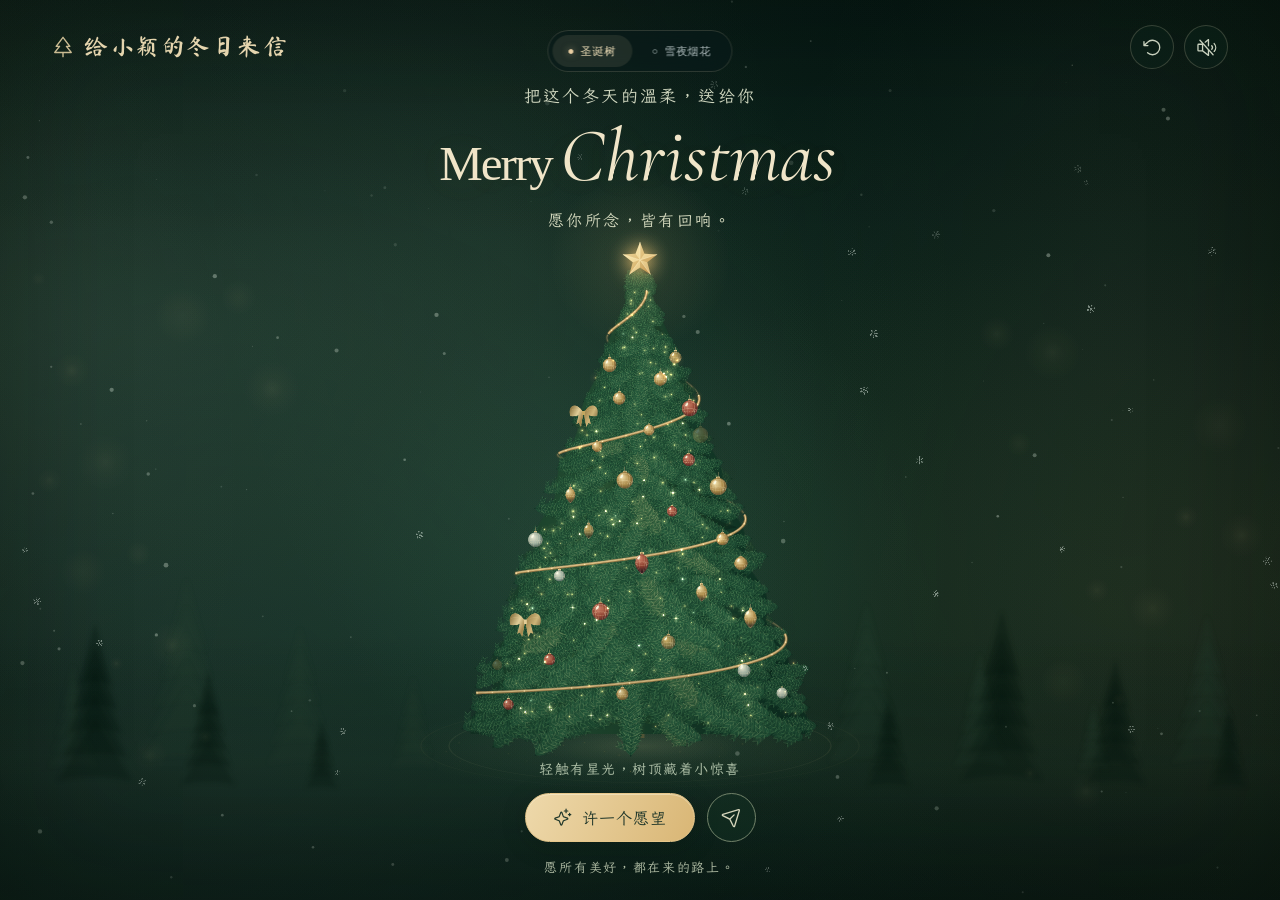
<file: index.html>
<!doctype html>
<html lang="zh-CN">
<head>
  <meta charset="utf-8">
  <meta name="viewport" content="width=device-width, initial-scale=1, viewport-fit=cover">
  <meta name="theme-color" content="#071a15">
  <meta name="description" content="送你一棵藏着星光的圣诞树。轻触、转动，再许一个小小的愿望。">
  <meta property="og:title" content="给小颖的冬日来信">
  <meta property="og:description" content="打开这封冬日来信，收下一点星光。">
  <title>给小颖的冬日来信</title>
  <link rel="icon" href="data:image/svg+xml,%3Csvg xmlns='http://www.w3.org/2000/svg' viewBox='0 0 100 100'%3E%3Crect width='100' height='100' rx='24' fill='%23071a15'/%3E%3Ctext y='.88em' x='12' font-size='80'%3E%E2%9C%A7%3C/text%3E%3C/svg%3E">
  <link rel="preload" href="./fonts/christmas-italic.woff2" as="font" type="font/woff2" crossorigin>
  <link rel="preload" href="./fonts/winter-letter.woff2" as="font" type="font/woff2" crossorigin>
  <link rel="preload" href="./fonts/winter-title.woff2" as="font" type="font/woff2" crossorigin>
  <link rel="stylesheet" href="./styles.css?v=20261121-16-themes">
  <script src="./app.js?v=20261121-16-themes" defer></script>
</head>
<body>
  <main class="postcard" id="postcard"><style id="theme-navigation-css">
.theme-switch{position:absolute;z-index:15;left:50%;top:max(30px,calc(env(safe-area-inset-top) + 18px));transform:translateX(-50%);display:flex;align-items:center;gap:4px;padding:4px;border:1px solid #e2d5b02a;border-radius:40px;background:#08191c66;backdrop-filter:blur(14px);-webkit-backdrop-filter:blur(14px);font:11px/1.3 "Microsoft YaHei","PingFang SC",sans-serif;letter-spacing:.08em;white-space:nowrap}
.theme-switch a{color:#adbabb;text-decoration:none;padding:9px 16px;border-radius:28px;display:flex;gap:7px;align-items:center;min-height:32px;outline-offset:3px}.theme-switch a:before{content:"";display:inline-block;width:3px;height:3px;border:1px solid currentColor;border-radius:50%;opacity:.55}.theme-switch a[aria-current=page]{background:#e4d4ae19;color:#efdfb9}.theme-switch a[aria-current=page]:before{background:#e9cea2;border-color:#e9cea2;box-shadow:0 0 7px #e9cea288;opacity:1}.theme-switch a:hover{color:#fff0cb}.theme-switch a:focus-visible{outline:1px solid #eed4a4}
@media(max-width:700px){.theme-switch{top:max(23px,calc(env(safe-area-inset-top) + 12px));font-size:10px}.theme-switch a{padding:8px 13px;min-height:30px}.postcard>.theme-switch{top:auto;bottom:max(16px,calc(env(safe-area-inset-bottom) + 12px))}.postcard .bottom-area{bottom:calc(69px + env(safe-area-inset-bottom,0px))}.postcard .sign-off{display:none}}
@media(max-height:550px) and (min-width:701px){.theme-switch{top:14px;font-size:9px}.theme-switch a{padding:7px 12px;min-height:28px}}
</style><nav class="theme-switch" id="theme-switch" aria-label="切换冬日主题"><a href="./?v=20261121-16-themes" aria-current="page">圣诞树</a><a href="./fireworks/?v=20261121-winter5">雪夜烟花</a></nav>
    <canvas id="scene" aria-hidden="true"></canvas>
    <div class="vignette" aria-hidden="true"></div>

    <header class="topbar">
      <a class="wordmark" href="#" aria-label="给小颖的冬日来信，回到圣诞树"><svg viewBox="0 0 256 256" aria-hidden="true" focusable="false"><path d="M230.32,187.09l-46-59.09H208a8,8,0,0,0,6.34-12.88l-80-104a8,8,0,0,0-12.68,0l-80,104A8,8,0,0,0,48,128H71.64l-46,59.09A8,8,0,0,0,32,200h88v40a8,8,0,0,0,16,0V200h88a8,8,0,0,0,6.32-12.91ZM48.36,184l46-59.09A8,8,0,0,0,88,112H64.25L128,29.12,191.75,112H168a8,8,0,0,0-6.31,12.91L207.64,184Z"/></svg><span>给小颖的冬日来信</span></a>
      <div class="top-actions">
        <button class="icon-button" id="replay" type="button" aria-label="重看星光汇聚成圣诞树的动画" title="再看一次"><svg viewBox="0 0 256 256" aria-hidden="true" focusable="false"><path d="M224,128a96,96,0,0,1-94.71,96H128A95.38,95.38,0,0,1,62.1,197.8a8,8,0,0,1,11-11.63A80,80,0,1,0,71.43,71.39a3.07,3.07,0,0,1-.26.25L44.59,96H72a8,8,0,0,1,0,16H24a8,8,0,0,1-8-8V56a8,8,0,0,1,16,0V85.8L60.25,60A96,96,0,0,1,224,128Z"/></svg></button>
        <button class="icon-button music-button" id="music" type="button" aria-label="开启音乐" aria-pressed="false" title="开启音乐"><span class="music-off"><svg viewBox="0 0 256 256" aria-hidden="true" focusable="false"><path d="M53.92,34.62A8,8,0,1,0,42.08,45.38L73.55,80H32A16,16,0,0,0,16,96v64a16,16,0,0,0,16,16H77.25l69.84,54.31A8,8,0,0,0,160,224V175.09l42.08,46.29a8,8,0,1,0,11.84-10.76ZM32,96H72v64H32ZM144,207.64,88,164.09V95.89l56,61.6Zm42-63.77a24,24,0,0,0,0-31.72,8,8,0,1,1,12-10.57,40,40,0,0,1,0,52.88,8,8,0,0,1-12-10.59Zm-80.16-76a8,8,0,0,1,1.4-11.23l39.85-31A8,8,0,0,1,160,32v74.83a8,8,0,0,1-16,0V48.36l-26.94,21A8,8,0,0,1,105.84,67.91ZM248,128a79.9,79.9,0,0,1-20.37,53.34,8,8,0,0,1-11.92-10.67,64,64,0,0,0,0-85.33,8,8,0,1,1,11.92-10.67A79.83,79.83,0,0,1,248,128Z"/></svg></span><span class="music-on" hidden><svg viewBox="0 0 256 256" aria-hidden="true" focusable="false"><path d="M155.51,24.81a8,8,0,0,0-8.42.88L77.25,80H32A16,16,0,0,0,16,96v64a16,16,0,0,0,16,16H77.25l69.84,54.31A8,8,0,0,0,160,224V32A8,8,0,0,0,155.51,24.81ZM32,96H72v64H32ZM144,207.64,88,164.09V91.91l56-43.55Zm54-106.08a40,40,0,0,1,0,52.88,8,8,0,0,1-12-10.58,24,24,0,0,0,0-31.72,8,8,0,0,1,12-10.58ZM248,128a79.9,79.9,0,0,1-20.37,53.34,8,8,0,0,1-11.92-10.67,64,64,0,0,0,0-85.33,8,8,0,1,1,11.92-10.67A79.83,79.83,0,0,1,248,128Z"/></svg></span></button>
      </div>
    </header>

    <section class="greeting" aria-labelledby="title">
      <p class="dedication" id="dedication">把这个冬天的温柔，送给你</p>
      <h1 id="title"><span>Merry</span><em>Christmas</em></h1>
      <p class="greeting-line" id="greeting-line">愿你所念，皆有回响。</p>
    </section>

    <button class="tree-touch" id="tree-touch" type="button" aria-label="轻触圣诞树散开星光，也可以左右拖动旋转"></button>
    <button class="star-touch" id="star-touch" type="button" aria-label="轻触树顶星星，收到一条隐藏祝福" title="星星里，藏着一句话"></button>

    <div class="bottom-area">
      <p class="touch-hint" id="touch-hint">轻触有星光，树顶藏着小惊喜</p>
      <div class="bottom-actions">
        <button class="wish-button" id="wish" type="button"><svg viewBox="0 0 256 256" aria-hidden="true" focusable="false"><path d="M197.58,129.06,146,110l-19-51.62a15.92,15.92,0,0,0-29.88,0L78,110l-51.62,19a15.92,15.92,0,0,0,0,29.88L78,178l19,51.62a15.92,15.92,0,0,0,29.88,0L146,178l51.62-19a15.92,15.92,0,0,0,0-29.88ZM137,164.22a8,8,0,0,0-4.74,4.74L112,223.85,91.78,169A8,8,0,0,0,87,164.22L32.15,144,87,123.78A8,8,0,0,0,91.78,119L112,64.15,132.22,119a8,8,0,0,0,4.74,4.74L191.85,144ZM144,40a8,8,0,0,1,8-8h16V16a8,8,0,0,1,16,0V32h16a8,8,0,0,1,0,16H184V64a8,8,0,0,1-16,0V48H152A8,8,0,0,1,144,40ZM248,88a8,8,0,0,1-8,8h-8v8a8,8,0,0,1-16,0V96h-8a8,8,0,0,1,0-16h8V72a8,8,0,0,1,16,0v8h8A8,8,0,0,1,248,88Z"/></svg><span>许一个愿望</span></button>
        <button class="share-button" id="share" type="button" aria-label="把圣诞树送给朋友"><svg viewBox="0 0 256 256" aria-hidden="true" focusable="false"><path d="M227.32,28.68a16,16,0,0,0-15.66-4.08l-.15,0L19.57,82.84a16,16,0,0,0-2.49,29.8L102,154l41.3,84.87A15.86,15.86,0,0,0,157.74,248q.69,0,1.38-.06a15.88,15.88,0,0,0,14-11.51l58.2-191.94c0-.05,0-.1,0-.15A16,16,0,0,0,227.32,28.68ZM157.83,231.85l-.05.14,0-.07-40.06-82.3,48-48a8,8,0,0,0-11.31-11.31l-48,48L24.08,98.25l-.07,0,.14,0L216,40Z"/></svg></button>
      </div>
      <p class="sign-off">愿所有美好，都在来的路上。</p>
    </div>
    <p class="toast" id="toast" role="status" aria-live="polite"></p>
    <div class="celebration" id="celebration" aria-hidden="true"><span>心愿已点亮</span><p>让星光陪它，慢慢实现。</p></div>
    <noscript><p class="no-script">请在支持 JavaScript 的浏览器里，打开这封冬日来信。</p></noscript>
  </main>

  <dialog class="wish-dialog" id="wish-dialog" aria-labelledby="dialog-title">
    <form id="wish-form">
      <button class="icon-button dialog-close" type="button" id="close-dialog" aria-label="关闭"><svg viewBox="0 0 256 256" aria-hidden="true" focusable="false"><path d="M205.66,194.34a8,8,0,0,1-11.32,11.32L128,139.31,61.66,205.66a8,8,0,0,1-11.32-11.32L116.69,128,50.34,61.66A8,8,0,0,1,61.66,50.34L128,116.69l66.34-66.35a8,8,0,0,1,11.32,11.32L139.31,128Z"/></svg></button>
      <span class="dialog-star" aria-hidden="true"><svg viewBox="0 0 256 256" aria-hidden="true" focusable="false"><path d="M197.58,129.06,146,110l-19-51.62a15.92,15.92,0,0,0-29.88,0L78,110l-51.62,19a15.92,15.92,0,0,0,0,29.88L78,178l19,51.62a15.92,15.92,0,0,0,29.88,0L146,178l51.62-19a15.92,15.92,0,0,0,0-29.88ZM137,164.22a8,8,0,0,0-4.74,4.74L112,223.85,91.78,169A8,8,0,0,0,87,164.22L32.15,144,87,123.78A8,8,0,0,0,91.78,119L112,64.15,132.22,119a8,8,0,0,0,4.74,4.74L191.85,144ZM144,40a8,8,0,0,1,8-8h16V16a8,8,0,0,1,16,0V32h16a8,8,0,0,1,0,16H184V64a8,8,0,0,1-16,0V48H152A8,8,0,0,1,144,40ZM248,88a8,8,0,0,1-8,8h-8v8a8,8,0,0,1-16,0V96h-8a8,8,0,0,1,0-16h8V72a8,8,0,0,1,16,0v8h8A8,8,0,0,1,248,88Z"/></svg></span>
      <p class="dialog-kicker">留一点期待给明天</p>
      <h2 id="dialog-title">许个小小的愿望</h2>
      <label for="wish-text">你的心愿</label>
      <textarea id="wish-text" name="wish" maxlength="80" rows="3" placeholder="比如，想见的人都在身边……" required></textarea>
      <p class="privacy-note">只留在你的这台设备，不会公开。</p>
      <button class="wish-button dialog-submit" type="submit"><svg viewBox="0 0 256 256" aria-hidden="true" focusable="false"><path d="M197.58,129.06,146,110l-19-51.62a15.92,15.92,0,0,0-29.88,0L78,110l-51.62,19a15.92,15.92,0,0,0,0,29.88L78,178l19,51.62a15.92,15.92,0,0,0,29.88,0L146,178l51.62-19a15.92,15.92,0,0,0,0-29.88ZM137,164.22a8,8,0,0,0-4.74,4.74L112,223.85,91.78,169A8,8,0,0,0,87,164.22L32.15,144,87,123.78A8,8,0,0,0,91.78,119L112,64.15,132.22,119a8,8,0,0,0,4.74,4.74L191.85,144ZM144,40a8,8,0,0,1,8-8h16V16a8,8,0,0,1,16,0V32h16a8,8,0,0,1,0,16H184V64a8,8,0,0,1-16,0V48H152A8,8,0,0,1,144,40ZM248,88a8,8,0,0,1-8,8h-8v8a8,8,0,0,1-16,0V96h-8a8,8,0,0,1,0-16h8V72a8,8,0,0,1,16,0v8h8A8,8,0,0,1,248,88Z"/></svg><span>让星星替我记住</span></button>
    </form>
  </dialog>

  <dialog class="share-dialog" id="share-dialog" aria-labelledby="share-title">
    <div class="share-content">
      <button class="icon-button dialog-close" type="button" id="close-share" aria-label="关闭"><svg viewBox="0 0 256 256" aria-hidden="true" focusable="false"><path d="M205.66,194.34a8,8,0,0,1-11.32,11.32L128,139.31,61.66,205.66a8,8,0,0,1-11.32-11.32L116.69,128,50.34,61.66A8,8,0,0,1,61.66,50.34L128,116.69l66.34-66.35a8,8,0,0,1,11.32,11.32L139.31,128Z"/></svg></button>
      <p class="dialog-kicker">把星光送到 TA 手里</p>
      <h2 id="share-title">送出这棵圣诞树</h2>
      <label for="recipient">收件人 <span class="optional">选填</span></label>
      <input id="recipient" maxlength="18" placeholder="写下 TA 的名字">
      <label for="message">祝福 <span class="optional">选填</span></label>
      <input id="message" maxlength="48" placeholder="愿你所念，皆有回响。">
      <button class="wish-button dialog-submit" id="copy-share" type="button"><svg viewBox="0 0 256 256" aria-hidden="true" focusable="false"><path d="M216,32H88a8,8,0,0,0-8,8V80H40a8,8,0,0,0-8,8V216a8,8,0,0,0,8,8H168a8,8,0,0,0,8-8V176h40a8,8,0,0,0,8-8V40A8,8,0,0,0,216,32ZM160,208H48V96H160Zm48-48H176V88a8,8,0,0,0-8-8H96V48H208Z"/></svg><span>复制专属链接</span></button>
      <div class="manual-copy" id="manual-copy" hidden><label for="share-link">长按链接复制</label><input id="share-link" readonly></div>
      <p class="privacy-note">名字和祝福会随链接一起送出。</p>
    </div>
  </dialog>
  <audio id="background-music" data-src="./audio/free-loop-chorus-v1.mp3" data-bytes="510790" preload="auto" loop playsinline hidden></audio>
</body>
</html>
</file>
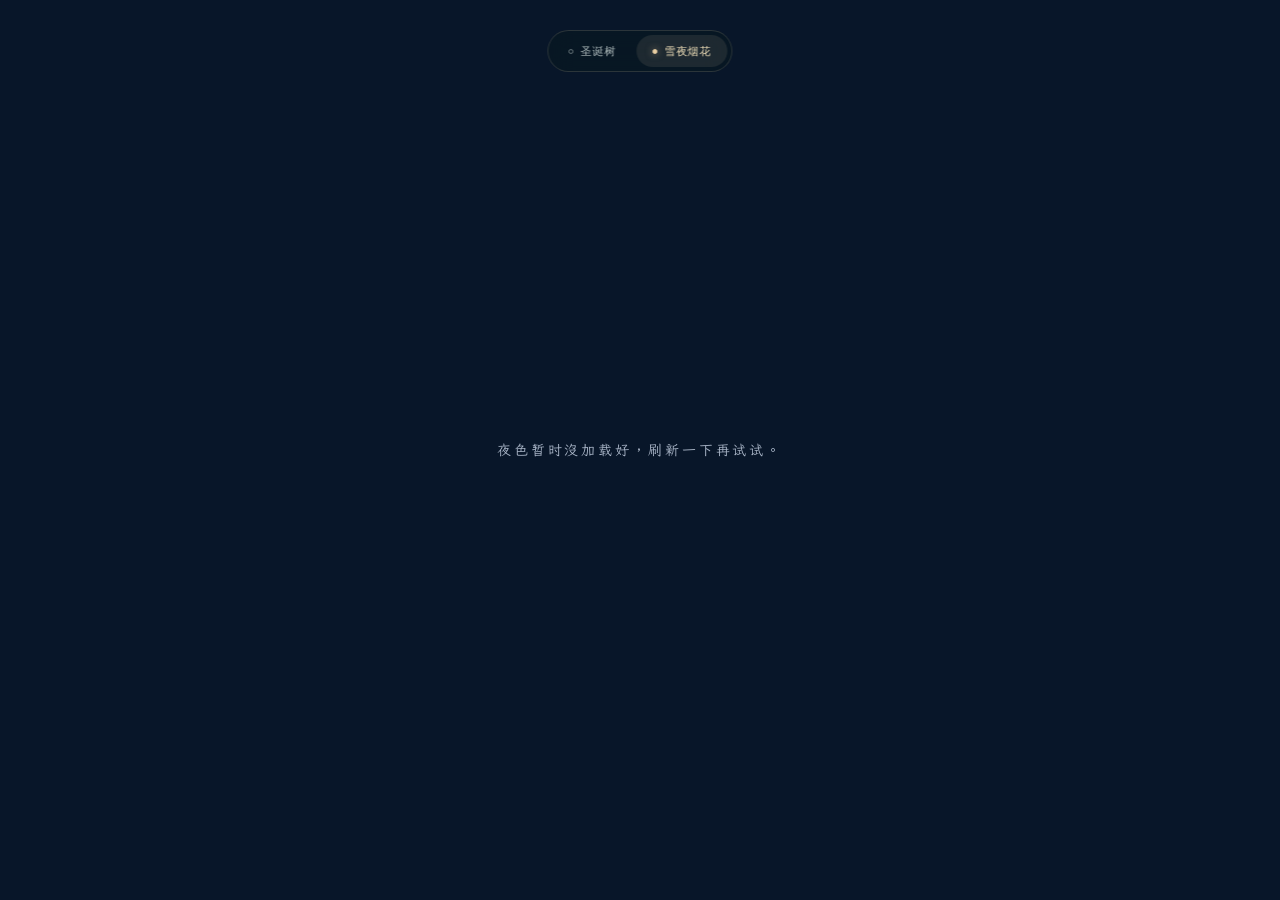
<file: fireworks/index.html>
<!doctype html>
<html lang="zh-CN">
<head>
  <meta charset="utf-8">
  <meta name="viewport" content="width=device-width,initial-scale=1,viewport-fit=cover">
  <meta name="theme-color" content="#081629">
  <meta name="description" content="给孝颖，一场盛大的烟花秀。听首歌，看烟花升空，看雪慢慢落满这一晚。">
  <title>给孝颖，一场盛大的烟花秀</title>
  <link rel="icon" href="./favicon.svg" type="image/svg+xml">
  <link rel="preload" href="./fonts/winter-title.woff2?v=20261121-winter5" as="font" type="font/woff2" crossorigin>
  <link rel="preload" href="./fonts/winter-letter.woff2?v=20261121-winter5" as="font" type="font/woff2" crossorigin>
  <link rel="stylesheet" href="./styles.css?v=20261121-winter5">
</head>
<body>
  <main id="night" aria-label="冬天的雪夜，可以听歌、放烟花、看一封小纸条"><style id="theme-navigation-css">
.theme-switch{position:absolute;z-index:15;left:50%;top:max(30px,calc(env(safe-area-inset-top) + 18px));transform:translateX(-50%);display:flex;align-items:center;gap:4px;padding:4px;border:1px solid #e2d5b02a;border-radius:40px;background:#08191c66;backdrop-filter:blur(14px);-webkit-backdrop-filter:blur(14px);font:11px/1.3 "Microsoft YaHei","PingFang SC",sans-serif;letter-spacing:.08em;white-space:nowrap}
.theme-switch a{color:#adbabb;text-decoration:none;padding:9px 16px;border-radius:28px;display:flex;gap:7px;align-items:center;min-height:32px;outline-offset:3px}.theme-switch a:before{content:"";display:inline-block;width:3px;height:3px;border:1px solid currentColor;border-radius:50%;opacity:.55}.theme-switch a[aria-current=page]{background:#e4d4ae19;color:#efdfb9}.theme-switch a[aria-current=page]:before{background:#e9cea2;border-color:#e9cea2;box-shadow:0 0 7px #e9cea288;opacity:1}.theme-switch a:hover{color:#fff0cb}.theme-switch a:focus-visible{outline:1px solid #eed4a4}
@media(max-width:700px){.theme-switch{top:max(23px,calc(env(safe-area-inset-top) + 12px));font-size:10px}.theme-switch a{padding:8px 13px;min-height:30px}.postcard>.theme-switch{top:auto;bottom:max(16px,calc(env(safe-area-inset-bottom) + 12px))}.postcard .bottom-area{bottom:calc(69px + env(safe-area-inset-bottom,0px))}.postcard .sign-off{display:none}}
@media(max-height:550px) and (min-width:701px){.theme-switch{top:14px;font-size:9px}.theme-switch a{padding:7px 12px;min-height:28px}}
</style><nav class="theme-switch" id="theme-switch" aria-label="切换冬日主题"><a href="../?v=20261121-16-themes">圣诞树</a><a href="./?v=20261121-winter5" aria-current="page">雪夜烟花</a></nav>
    <picture class="scene-art" aria-hidden="true"><source media="(max-aspect-ratio: 95/100)" srcset="./art/winter-night-portrait-v4.webp"><img id="scene-art" src="./art/winter-night-wide-v4.webp" alt="" fetchpriority="high" decoding="async"></picture>
    <div class="winter-moon" aria-hidden="true"><img src="./art/quarter-moon.webp" alt="" decoding="async"></div>
    <div class="lamp-shade" aria-hidden="true"></div><div id="snow-light" aria-hidden="true"></div>
    <canvas id="fireworks" aria-hidden="true"></canvas>
    <canvas id="weather" aria-hidden="true"></canvas>
    <div class="film-shade" aria-hidden="true"></div>
    <div id="sky-touch" role="button" tabindex="0" aria-label="轻点天空放烟花，长按后松手放更大的烟花，键盘按空格也可以"></div>
    <div class="load-curtain" id="loading" role="status"><span class="tiny-spark" aria-hidden="true">✧</span><span>夜色，慢慢亮起。</span></div>
    <header class="letter-heading">
      <p class="dedication"><span aria-hidden="true"></span> 雪夜 · 烟花 · 一首歌</p>
      <h1 aria-label="给孝颖，一场盛大的烟花秀"><span class="title-to">给孝颖，</span><span class="title-line">一场盛大的</span><span class="title-finale">烟花秀<svg viewBox="0 0 100 85" aria-hidden="true"><path d="M8 81Q30 64 40 34M40 34l-3-17m3 17 13-12M40 34l-14-7M40 34l15 5M61 13l2-7m-2 7 7 1M75 43l8-6m-8 6 9 3"/></svg></span></h1>
      <p class="opening-line">我可是记得你很喜欢这首歌哦</p>
    </header>
    <div class="audio-controls" aria-label="音乐与声音">
      <button id="music-toggle" type="button" aria-label="播放冯提莫的 What Are Words" aria-pressed="false"><span class="music-bars" aria-hidden="true"><i></i><i></i><i></i></span><span id="music-label">听首歌</span></button>
      <button id="sound-toggle" type="button" class="round-button" aria-label="关闭声音" aria-pressed="false"><svg width="18" height="18" viewBox="0 0 24 24" fill="none" stroke="currentColor" stroke-width="1.3" aria-hidden="true"><path d="M11 5 6 9H3v6h3l5 4V5Z"/><path class="sound-wave" d="M15 8a6 6 0 0 1 0 8m3-11a10 10 0 0 1 0 14"/><path class="sound-slash" d="m4 3 16 18"/></svg></button>
    </div>
    <button id="lamp-toggle" class="scene-hit" type="button" aria-label="调暗湖岸的路灯" aria-pressed="true"><span class="object-hint">把灯留亮一点</span></button>
    <button id="note-open" class="scene-hit" type="button" aria-label="打开长椅上的信封" aria-haspopup="dialog"><span class="note-mark" aria-hidden="true">✧</span><span class="object-hint">一张纸条</span></button>
    <footer class="night-footer">
      <div class="quiet-caption"><p id="caption" aria-live="polite">希望你会喜欢</p><p id="music-status">What Are Words · 冯提莫</p></div>
      <div class="show-control"><p id="show-stage">从一束微光，到满天绽放</p><button id="launch" type="button" aria-pressed="false"><span class="launch-symbol" aria-hidden="true">✧</span><span id="launch-label">点燃这场烟花</span></button><div class="show-track" aria-hidden="true"><i id="show-progress"></i></div></div>
      <p class="gesture-hint" id="gesture-hint">点一片天空，让烟花飞向那里<span>长按松手，攒一朵更大的</span></p>
    </footer>
    <dialog id="note-dialog" aria-labelledby="note-title">
      <form method="dialog"><button class="note-close" type="submit" aria-label="关闭信件">×</button></form>
      <div class="note-body">
      <p class="note-overline">留在这个雪夜的小纸条</p>
      <h2 id="note-title">孝颖，</h2>
      <p>听到这首歌的时候，<br>觉得应该配一场雪。</p>
      <p>再添几朵烟花，<br>就刚刚好了。</p>
      <p>恭喜你发现了这个小彩蛋，<br>希望可以给你带来一点点开心</p>
      <p class="note-signature">罗小啰</p>
      </div>
    </dialog>
    <p id="status" class="sr-only" role="status"></p>
  </main>
  <script type="module">import('./js/app.js?v=20261121-winter5').catch(error=>{console.error(error);document.getElementById('loading').innerHTML='<span>夜色暂时没加载好，刷新一下再试试。</span>';});</script>
</body>
</html>
</file>
<file: styles.css>
@font-face{font-family:Christmas;src:url('./fonts/christmas-italic.woff2') format('woff2');font-weight:400;font-style:italic;font-display:swap}
@font-face{font-family:WinterLetter;src:url('./fonts/winter-letter.woff2') format('woff2');font-weight:400;font-style:normal;font-display:swap}
@font-face{font-family:WinterTitle;src:url('./fonts/winter-title.woff2') format('woff2');font-weight:400;font-style:normal;font-display:swap}
:root{color-scheme:dark;--night:#071a15;--text:#eee9d9;--muted:#a8b7a8;--gold:#e8c78a;--line:rgba(230,215,178,.2);--panel:#102b22;--safe-bottom:env(safe-area-inset-bottom,0px)}
*{box-sizing:border-box}
html,body{margin:0;width:100%;min-height:100%;background:var(--night)}
body{font-family:"PingFang SC","Microsoft YaHei",sans-serif;color:var(--text);-webkit-font-smoothing:antialiased;overscroll-behavior:none}
button,input,textarea{font:inherit}
button,a{-webkit-tap-highlight-color:transparent}
button{color:inherit;cursor:pointer;touch-action:manipulation}
button:focus-visible,a:focus-visible{outline:2px solid var(--gold);outline-offset:5px}
button:disabled{cursor:wait}
button svg,a svg{width:21px;height:21px;fill:currentColor;display:block;flex-shrink:0}
[hidden]{display:none!important}
.postcard{position:relative;isolation:isolate;width:100%;height:100svh;min-height:620px;overflow:hidden;background:radial-gradient(ellipse at 14% 36%,rgba(54,82,67,.29),transparent 46%),radial-gradient(ellipse at 87% 68%,rgba(68,76,43,.17),transparent 42%),radial-gradient(ellipse at 50% 62%,#15392b 0,#0b231b 34%,#071a15 64%,#061510 100%)}
@supports(height:100dvh){.postcard{height:100dvh}}
#scene{position:absolute;inset:0;width:100%;height:100%;pointer-events:none}
.vignette{position:absolute;inset:0;pointer-events:none;background:linear-gradient(180deg,rgba(3,14,10,.12),transparent 28%,transparent 70%,rgba(3,14,10,.34));box-shadow:inset 0 0 110px 28px rgba(0,8,5,.2)}
.topbar{position:absolute;inset:0 0 auto;display:flex;align-items:center;justify-content:space-between;padding:calc(25px + env(safe-area-inset-top,0px)) 38px 0;animation:fade-in 1.4s both;z-index:2}
.wordmark{display:flex;align-items:center;gap:10px;text-decoration:none;color:#e5d5ae;font-family:WinterTitle,"STKaiti","KaiTi",serif;font-size:24px;line-height:1.3;letter-spacing:1.5px;white-space:nowrap}
.wordmark svg{width:22px;height:22px;color:#cabb92}
.top-actions{display:flex;align-items:center;gap:10px}
.icon-button{display:grid;place-items:center;width:44px;height:44px;border:1px solid var(--line);border-radius:50%;background:rgba(13,37,27,.45);color:#c9d1be;transition:background .2s,border-color .2s,transform .2s}
.icon-button:hover{background:#204331;border-color:#998c68}
.icon-button:active{transform:scale(.93)}
.music-button[aria-pressed=true]{color:var(--gold);border-color:rgba(232,199,138,.55)}
.music-button[aria-busy=true]{position:relative}
.music-button[aria-busy=true]::after{content:"";position:absolute;inset:-2px;border:2px solid transparent;border-top-color:var(--gold);border-radius:50%;animation:music-wait 1.2s linear infinite}
@keyframes music-wait{to{transform:rotate(360deg)}}
@media(prefers-reduced-motion:reduce){.music-button[aria-busy=true]::after{animation:none;border-color:var(--gold);opacity:.55}}
.greeting{position:absolute;inset:109px 20px auto;text-align:center;pointer-events:none;z-index:1}
.dedication{margin:0 0 13px;color:#d1d8c0;font-family:WinterLetter,"STKaiti","KaiTi",serif;font-size:18px;letter-spacing:2.4px;line-height:1.8;animation:rise-in 1.3s .1s both}
h1{margin:0;color:#f0e5c8;font-weight:400;line-height:.94;text-shadow:0 3px 35px rgba(224,196,129,.09)}
h1 span{display:inline-block;font-family:Georgia,"Times New Roman",serif;font-weight:400;font-size:clamp(44px,5.1vw,73px);letter-spacing:-3px;animation:rise-in 1.7s .3s both}
h1 em{display:inline-block;font-family:Christmas,Georgia,serif;font-weight:400;font-size:clamp(66px,7.4vw,106px);padding:0 8px 7px 14px;line-height:1.08;animation:rise-in 1.7s .45s both}
.greeting-line{font-family:WinterLetter,"STKaiti","KaiTi",serif;margin:14px auto 0;max-width:520px;line-height:1.75;letter-spacing:2.4px;font-size:17px;color:#d4d9be;overflow-wrap:anywhere;animation:rise-in 1.5s .8s both}
.tree-touch{position:absolute;z-index:1;left:50%;transform:translateX(-50%);top:31%;width:min(560px,88vw);height:calc(69% - 175px);border:0;border-radius:45% 45% 8% 8%;background:transparent;touch-action:none;cursor:grab}
.tree-touch:active{cursor:grabbing}
.tree-touch:focus-visible{outline:1px dashed rgba(232,199,138,.6);outline-offset:3px}
.star-touch{position:absolute;z-index:2;width:46px;height:46px;padding:0;transform:translate(-50%,-50%);border:0;border-radius:50%;background:transparent;touch-action:manipulation}
.star-touch:focus-visible{outline:1px dashed var(--gold);outline-offset:2px}
.bottom-area{position:absolute;bottom:calc(25px + var(--safe-bottom));left:20px;right:20px;text-align:center;z-index:2;animation:rise-in 1.5s 1.9s both}
.touch-hint{font-family:WinterLetter,"STKaiti","KaiTi",serif;font-size:14px;letter-spacing:1.5px;color:#b5c6ad;margin:0 0 21px}
.bottom-actions{display:flex;align-items:center;justify-content:center;gap:12px}
.wish-button{display:inline-flex;align-items:center;justify-content:center;gap:10px;min-height:49px;padding:0 27px;border:1px solid #e6c78b;border-radius:999px;background:linear-gradient(115deg,#eed9ab,#d9b675);color:#20372a;font-family:WinterLetter,"STKaiti","KaiTi",serif;font-size:16px;font-weight:400;letter-spacing:1px;white-space:nowrap;box-shadow:inset 0 1px 0 rgba(255,250,233,.4),0 5px 26px rgba(11,20,12,.18);transition:transform .22s,box-shadow .22s,filter .22s}
.wish-button svg{width:19px;height:19px}
.wish-button:hover{filter:brightness(1.08);box-shadow:0 5px 28px rgba(218,185,120,.1)}
.wish-button:active{transform:scale(.97)}
.share-button{display:grid;place-items:center;width:49px;height:49px;border-radius:50%;border:1px solid #72836a;background:rgba(18,48,34,.5);color:#d5d5bb;transition:background .2s,transform .2s}
.share-button:hover{background:#264b35}
.share-button:active{transform:scale(.94)}
.sign-off{font-size:13px;letter-spacing:1.7px;color:#b1bda5;margin:21px 0 0;font-family:WinterLetter,"STKaiti","KaiTi",serif}
.toast{position:absolute;z-index:4;bottom:calc(184px + var(--safe-bottom));left:50%;transform:translate(-50%,8px);max-width:calc(100% - 40px);width:max-content;margin:0;padding:11px 18px;border:1px solid rgba(218,199,153,.22);border-radius:16px;background:rgba(11,35,25,.94);color:#e7dfc8;font-size:12px;line-height:1.7;text-align:center;opacity:0;transition:opacity .35s,transform .35s;pointer-events:none}
.toast.visible{opacity:1;transform:translate(-50%,0)}
.toast.star-message{font-family:WinterLetter,"STKaiti","KaiTi",serif;font-size:18px;letter-spacing:1px;padding:13px 21px;color:#efdfb5;border-color:rgba(227,201,144,.45);box-shadow:0 0 45px rgba(214,193,123,.08)}
.celebration{position:absolute;z-index:3;top:48%;left:20px;right:20px;text-align:center;pointer-events:none;opacity:0;transform:translateY(10px);transition:opacity .7s,transform .7s;text-shadow:0 2px 18px #071a15,0 2px 12px #071a15}
.celebration span{font-family:WinterLetter,"STKaiti","KaiTi",serif;font-size:28px;letter-spacing:4px;color:#f1deb0}
.celebration p{font-size:12px;letter-spacing:3px;color:#e0dcc5;margin-top:15px}
.celebration.visible{opacity:1;transform:translateY(0)}
dialog{width:min(410px,calc(100vw - 38px));max-height:calc(100dvh - 50px);padding:36px 29px 29px;border:1px solid #496044;border-radius:24px;background:linear-gradient(145deg,#183a2b,#0d261c);color:var(--text);box-shadow:0 25px 90px rgba(0,10,4,.45);overflow-y:auto}
dialog[open]{animation:dialog-in .35s both}
dialog::backdrop{background:rgba(1,12,8,.65);backdrop-filter:blur(7px);-webkit-backdrop-filter:blur(7px)}
.dialog-close{position:absolute;right:15px;top:15px;width:35px;height:35px;border-color:transparent;background:transparent}
.dialog-close svg{width:19px;height:19px}
.dialog-star{display:block;color:var(--gold);margin-bottom:22px}
.dialog-star svg{fill:currentColor;width:31px;height:31px}
.dialog-kicker{font-family:WinterLetter,"STKaiti","KaiTi",serif;color:#bdc9b3;font-size:15px;letter-spacing:1.5px;margin:3px 0 11px}
dialog h2{font-family:WinterLetter,"STKaiti","KaiTi",serif;font-size:28px;font-weight:400;letter-spacing:1.5px;margin:0 0 28px;color:#eee3c9}
dialog label{display:block;font-size:12px;color:#d1d8c7;letter-spacing:1px;margin:17px 0 9px}
dialog input,dialog textarea{display:block;width:100%;border:1px solid #63765b;border-radius:12px;padding:13px 14px;background:#092017;color:#f0ebd9;font-size:16px;line-height:1.8;resize:none;outline:none}
dialog input::placeholder,dialog textarea::placeholder{color:#a4b39d;font-size:13px}
dialog input:focus,dialog textarea:focus{border-color:var(--gold);box-shadow:0 0 0 2px rgba(232,199,138,.1)}
.privacy-note{font-size:11px;color:#afbea4;line-height:1.8;margin:12px 0 22px;letter-spacing:.5px}
.dialog-submit{width:100%;margin-top:3px}
.share-dialog{padding-top:40px}
.share-dialog h2{margin-bottom:22px}
.share-dialog .dialog-submit{margin-top:24px}
.share-dialog .privacy-note{margin-bottom:0;text-align:center}
.optional{font-size:10px;color:#a8b99d;margin-left:6px}
.manual-copy{margin-top:16px}
.manual-copy input{font-size:12px}
.no-script{position:absolute;top:48%;text-align:center;width:100%;padding:20px;color:var(--text)}
@keyframes fade-in{from{opacity:0}to{opacity:1}}
@keyframes rise-in{from{opacity:0;transform:translateY(12px)}to{opacity:1;transform:translateY(0)}}
@keyframes dialog-in{from{opacity:0;transform:translateY(12px) scale(.98)}to{opacity:1;transform:translateY(0) scale(1)}}
@media(min-width:1000px){.greeting{top:89px}.topbar{padding-left:52px;padding-right:52px}.bottom-area{bottom:31px}.sign-off{margin-top:22px}.tree-touch{top:30%;height:calc(70% - 173px)}}
@media(max-width:699px){.topbar{padding:calc(20px + env(safe-area-inset-top,0px)) 23px 0}.wordmark{font-size:20px;gap:7px;letter-spacing:.6px}.wordmark svg{width:18px;height:18px}.top-actions{gap:8px}.icon-button{width:40px;height:40px}.greeting{top:calc(100px + env(safe-area-inset-top,0px))}.dedication{font-size:16px;letter-spacing:1.6px;margin-bottom:15px;line-height:1.8;overflow-wrap:anywhere}h1 span{display:block;font-size:32px;line-height:.95;letter-spacing:-1px}h1 em{display:block;font-size:64px;line-height:.95;padding:2px 10px 8px 0}.greeting-line{font-size:15px;letter-spacing:1.8px;margin-top:11px;max-width:330px}.tree-touch{top:33%;height:calc(67% - 174px);width:90vw}.bottom-area{bottom:calc(23px + var(--safe-bottom))}.touch-hint{margin-bottom:19px;font-size:12px;letter-spacing:1.1px}.sign-off{font-size:12px;margin-top:20px}}
@media(max-height:740px) and (max-width:699px){.postcard{min-height:560px}.greeting{top:78px}.dedication{margin-bottom:11px;font-size:14px}h1 span{font-size:26px}h1 em{font-size:52px}.greeting-line{margin-top:7px;font-size:14px}.topbar{padding-top:14px}.bottom-area{bottom:calc(18px + var(--safe-bottom))}.touch-hint{margin-bottom:14px}.sign-off{margin-top:16px;font-size:11px}.wish-button{min-height:46px}.share-button{width:46px;height:46px}}
@media(max-width:359px){.wordmark{font-size:17px;letter-spacing:.3px}.topbar{padding-left:17px;padding-right:17px}.wordmark svg{width:16px;height:16px}.top-actions{gap:6px}.top-actions .icon-button{width:36px;height:36px}.dedication{letter-spacing:1px}.greeting-line{letter-spacing:1px}.sign-off{letter-spacing:1px}}
@media(max-height:530px) and (min-width:700px){.postcard{min-height:420px}.greeting{top:100px;left:7%;right:auto;width:38%;text-align:left}.dedication{font-size:11px;letter-spacing:2px}h1 span{font-size:39px;display:block}h1 em{font-size:68px;padding-left:0;display:block}.greeting-line{font-size:11px;letter-spacing:2px}.bottom-area{left:7%;right:auto;width:38%;bottom:35px;text-align:left}.bottom-actions{justify-content:flex-start}.touch-hint{display:none}.sign-off{margin-top:14px}.tree-touch{left:73%;top:20%;height:68%;width:43%}.topbar{padding-top:17px}}
@media(prefers-reduced-motion:reduce){*,*::before,*::after{animation:none!important;transition:none!important;scroll-behavior:auto!important}.bottom-area,.greeting,.greeting>*{opacity:1;transform:none}}

/* Revision 4: the tree owns the frame; the greeting becomes a compact letter heading. */
@media(min-width:700px) and (min-height:531px){
 .greeting{top:82px}.dedication{margin-bottom:4px;font-size:17px;line-height:1.7}
 h1{display:flex;align-items:baseline;justify-content:center;gap:8px;line-height:1}
 h1 span{font-size:49px;line-height:1;letter-spacing:-2px}
 h1 em{font-size:76px;line-height:1.1;padding:0 5px 5px 0}
 .greeting-line{margin-top:4px;font-size:16px;line-height:1.7}
 .bottom-area{bottom:24px}.touch-hint{margin-bottom:15px}.sign-off{margin-top:17px}
}
@media(max-width:699px){
 .greeting{top:calc(91px + env(safe-area-inset-top,0px));left:18px;right:18px}
 .dedication{margin-bottom:5px;line-height:1.7}
 h1{display:flex;align-items:baseline;justify-content:center;gap:7px;line-height:1}
 h1 span{display:inline-block;font-size:26px;line-height:1;letter-spacing:-1.5px}
 h1 em{display:inline-block;font-size:53px;line-height:1.1;padding:0 3px 5px 0}
 .greeting-line{font-size:15px;line-height:1.7;margin-top:4px}
 .bottom-area{bottom:calc(18px + var(--safe-bottom))}
 .touch-hint{margin-bottom:14px}.sign-off{margin-top:16px}
}
@media(max-width:699px) and (min-height:900px){.greeting{top:calc(79px + env(safe-area-inset-top,0px))}}
@media(max-width:699px) and (max-height:740px){
 .greeting{top:75px}.dedication{font-size:14px;margin-bottom:4px}
 h1 span{font-size:23px}h1 em{font-size:46px}
 .greeting-line{font-size:14px;margin-top:2px}.bottom-area{bottom:calc(16px + var(--safe-bottom))}
 .touch-hint{margin-bottom:11px}.sign-off{margin-top:12px}
}
@media(max-width:359px){h1 span{font-size:22px}h1 em{font-size:43px}}
</file>
<file: fireworks/styles.css>
@font-face{font-family:WinterTitle;src:url('./fonts/winter-title.woff2?v=20261121-winter5') format('woff2');font-display:swap}
@font-face{font-family:WinterLetter;src:url('./fonts/winter-letter.woff2?v=20261121-winter5') format('woff2');font-display:swap}
:root{color-scheme:dark;--ink:#eee9db;--muted:#9eacbd;--gold:#e7bf8c;--night:#081629;font-family:"Microsoft YaHei","PingFang SC",sans-serif;background:var(--night);color:var(--ink);font-synthesis:none}
*{box-sizing:border-box}html,body{width:100%;height:100%;margin:0;overflow:hidden}button{appearance:none;font:inherit;color:inherit;cursor:pointer;-webkit-tap-highlight-color:transparent}button,dialog{touch-action:manipulation}button:focus-visible,[role=button]:focus-visible{outline:1px solid #e7c596;outline-offset:6px}button[hidden],[hidden]{display:none!important}
#night{position:relative;isolation:isolate;width:100%;height:100svh;overflow:hidden;background:#081629}canvas{position:absolute;inset:0;width:100%;height:100%;display:block;pointer-events:none}#landscape{z-index:0;filter:brightness(.9);transform:scale(1.025);transition:transform 3s ease,filter 3s}.is-ready #landscape{transform:scale(1);filter:brightness(1)}#fireworks{z-index:1}#weather{z-index:2}.film-shade{position:absolute;inset:0;z-index:3;pointer-events:none;background:linear-gradient(90deg,#06101e22,transparent 35%,transparent 80%,#050e1825),linear-gradient(180deg,#050b160a 40%,transparent 72%,#040c17a8 100%)}
#sky-touch{position:absolute;inset:0;z-index:4;touch-action:none;cursor:crosshair;outline-offset:-8px}#sky-touch:focus-visible{outline:1px solid #d8c09b4a;outline-offset:-16px}
.letter-heading{position:absolute;z-index:5;top:clamp(52px,10vh,100px);left:clamp(28px,5.7vw,100px);pointer-events:none;opacity:0;transform:translateY(9px);transition:opacity 1.8s .25s,transform 2s .25s}.is-ready .letter-heading{opacity:1;transform:none}.dedication{display:flex;align-items:center;gap:10px;font-size:10px;letter-spacing:.22em;color:#b9c2d0;margin:0 0 28px}.dedication span{width:23px;height:1px;background:#b6a07c7d}h1{font-family:WinterTitle,"Songti SC","SimSun",serif;font-weight:400;font-size:clamp(34px,3.1vw,51px);line-height:1.66;letter-spacing:.14em;margin:0;text-shadow:0 1px 25px #d6deeb12}.opening-line{font-family:WinterLetter,"KaiTi",serif;font-size:15px;letter-spacing:.12em;color:#a6b4c8;margin:21px 0 0}
.audio-controls{position:absolute;z-index:6;right:clamp(20px,4.2vw,70px);top:max(31px,calc(env(safe-area-inset-top) + 16px));display:flex;gap:11px;align-items:center;opacity:0;transition:opacity 1.8s 1s}.is-ready .audio-controls{opacity:1}.audio-controls button{display:flex;align-items:center;justify-content:center;border:1px solid #c1cfdf20;background:#0c1b2a4d;backdrop-filter:blur(12px);-webkit-backdrop-filter:blur(12px);height:44px;min-width:44px;border-radius:30px;box-shadow:none}.audio-controls #music-toggle{padding:0 17px;gap:11px;font-size:10px;letter-spacing:.06em;color:#c2ccda}.round-button{padding:0;color:#b9c6d7}.music-bars{display:flex;align-items:center;gap:3px;height:15px}.music-bars i{height:5px;width:1px;background:#d3c2a7;display:block}.music-bars i:nth-child(2){height:12px}.music-bars i:nth-child(3){height:8px}.is-playing .music-bars i{animation:music 1.3s ease-in-out infinite alternate}.is-playing .music-bars i:nth-child(2){animation-delay:-.8s}.is-playing .music-bars i:nth-child(3){animation-delay:-.4s}.is-loading .music-bars{animation:waiting 2s ease-in-out infinite}.sound-slash{display:none}.is-muted .sound-slash{display:block}.is-muted .sound-wave{display:none}
.scene-hit{position:absolute;z-index:5;min-width:44px;min-height:44px;border:0;background:none;border-radius:50%;padding:0;transform:translate(-50%,-50%)}.object-hint{position:absolute;left:50%;top:44px;transform:translateX(-50%);white-space:nowrap;font-size:10px;letter-spacing:.08em;background:#0c1927c7;color:#c4cfdb;padding:7px 9px;border:1px solid #dbe3ed17;border-radius:3px;opacity:0;pointer-events:none;transition:opacity .25s}.scene-hit:hover .object-hint,.scene-hit:focus-visible .object-hint{opacity:1}.note-mark{font-size:15px;color:#e4c79b88;display:block;transition:color .3s}.scene-hit:hover .note-mark,.scene-hit:focus-visible .note-mark{color:#ffe4b5}
.night-footer{position:absolute;z-index:5;left:clamp(28px,5.7vw,100px);right:clamp(24px,4.5vw,76px);bottom:max(30px,calc(env(safe-area-inset-bottom) + 22px));display:grid;grid-template-columns:1fr auto 1fr;align-items:end;gap:35px;pointer-events:none;opacity:0;transition:opacity 2s 1.4s}.is-ready .night-footer{opacity:1}.quiet-caption{max-width:320px}#caption{font-family:WinterLetter,"KaiTi",serif;font-size:15px;line-height:1.85;letter-spacing:.08em;margin:0 0 10px;color:#c5cfdd}#music-status{font-size:9px;color:#798a9e;letter-spacing:.12em;margin:0;line-height:1.7}#launch{display:flex;align-items:center;justify-content:center;gap:13px;pointer-events:auto;font-size:12px;letter-spacing:.14em;padding:8px 23px 8px 9px;min-height:54px;border:1px solid #e5c69533;border-radius:50px;background:linear-gradient(110deg,#bda27b12,#08162920);color:#e8d4b5;backdrop-filter:blur(8px);-webkit-backdrop-filter:blur(8px);transition:border-color .3s,background .3s,transform .3s;white-space:nowrap}#launch:hover{border-color:#e5c69580;background:#d2b17c12;transform:translateY(-2px)}.launch-symbol{display:grid;place-items:center;width:34px;height:34px;border-radius:50%;background:#e5c6950a;border:1px solid #e5c69520;font-size:25px;color:#f0d1a0;font-family:serif;font-weight:400}.gesture-hint{justify-self:end;text-align:right;color:#a2b1c3;font-size:10px;line-height:1.9;letter-spacing:.07em;margin:0}.gesture-hint span{display:block;font-size:9px;color:#6f839b;margin-top:2px}
.load-curtain{position:absolute;z-index:10;inset:0;background:#081629;display:flex;align-items:center;justify-content:center;flex-direction:column;gap:24px;color:#adb9cb;font-family:WinterLetter,serif;font-size:14px;letter-spacing:.2em;transition:opacity 1.7s}.tiny-spark{font-family:serif;color:#e7c697;font-size:33px;animation:waiting 2s ease-in-out infinite}.is-ready .load-curtain{opacity:0;pointer-events:none}
#note-dialog{position:fixed;inset:0;margin:auto;width:min(390px,calc(100vw - 48px));max-height:calc(100svh - 64px);overflow:auto;padding:41px 36px 30px;border:1px solid #e9dbc2;border-radius:3px;color:#5b554d;background:repeating-linear-gradient(0deg,transparent 0 31px,#8d867b09 31px 32px),linear-gradient(115deg,#e6e2d7,#f3eee2 45%,#e8e1d5);font-family:WinterLetter,"KaiTi",serif;box-shadow:0 25px 120px #02081299;transform:rotate(-.8deg)}#note-dialog::backdrop{background:#030a14a6;backdrop-filter:blur(7px);-webkit-backdrop-filter:blur(7px)}.note-overline{font-size:10px;letter-spacing:.15em;color:#9c9183;margin:0 0 28px}#note-dialog h2{font-family:WinterTitle,"SimSun",serif;font-weight:400;font-size:27px;margin:0 0 27px}#note-dialog p:not(.note-overline){font-size:17px;line-height:1.95;margin:0 0 17px}.note-close{position:absolute;top:9px;right:9px;min-width:44px;min-height:44px;border:0;background:none;color:#8d8377;font-family:Arial,sans-serif;font-size:22px}.keep-note{display:flex;justify-content:space-between;gap:27px;font:inherit;font-size:12px;color:#6f665a;border:0;border-bottom:1px solid #b2a796;background:none;padding:11px 0 8px;margin-top:25px;min-height:44px}
.sr-only{position:absolute;width:1px;height:1px;margin:-1px;padding:0;border:0;overflow:hidden;clip:rect(0,0,0,0);white-space:nowrap}
@keyframes music{from{transform:scaleY(.4)}to{transform:scaleY(1.1)}}@keyframes waiting{0%,100%{opacity:.3}50%{opacity:1}}
@media(max-width:650px){.letter-heading{left:29px;top:max(100px,calc(env(safe-area-inset-top) + 84px))}.dedication{font-size:9px;letter-spacing:.16em;margin-bottom:18px;gap:9px}.dedication span{width:18px}h1{font-size:33px;line-height:1.65;letter-spacing:.11em}.opening-line{font-size:12px;letter-spacing:.09em;margin-top:15px}.audio-controls{top:max(22px,calc(env(safe-area-inset-top) + 12px));right:20px;gap:7px}.audio-controls #music-toggle{padding:0 12px;font-size:9px;gap:9px}.night-footer{left:28px;right:26px;bottom:max(26px,calc(env(safe-area-inset-bottom) + 15px));grid-template-columns:1fr auto;gap:13px;align-items:center}.quiet-caption{grid-column:1/-1;max-width:none}#caption{font-size:13px;margin-bottom:5px}#music-status{font-size:8px}.gesture-hint{grid-column:1;grid-row:2;justify-self:start;text-align:left;font-size:9px;color:#a6b5c7}.gesture-hint span{font-size:8px;color:#7e91a9;margin-top:3px}#launch{grid-column:2;grid-row:2;min-height:48px;padding:6px 14px 6px 7px;gap:7px;font-size:10px;letter-spacing:.06em}.launch-symbol{width:31px;height:31px;font-size:23px}#note-dialog{padding:37px 30px 25px}#note-dialog p:not(.note-overline){font-size:16px}.object-hint{font-size:9px}}
@media(max-width:360px){.letter-heading{top:86px;left:25px}h1{font-size:29px}.opening-line{font-size:11px}.night-footer{left:24px;right:21px;gap:10px}.gesture-hint span{display:none}.quiet-caption #caption{font-size:12px}#launch{font-size:9px;padding-right:11px}}
@media(max-height:550px) and (min-width:650px){.letter-heading{top:66px;left:33px}.dedication{font-size:8px;margin-bottom:13px}h1{font-size:26px;line-height:1.5}.opening-line{font-size:11px;margin-top:12px}.audio-controls{top:19px;right:23px}.night-footer{left:33px;right:24px;bottom:18px;gap:15px}.gesture-hint{font-size:8px}.gesture-hint span{display:none}#caption{font-size:11px;margin-bottom:3px}#music-status{font-size:8px}#launch{min-height:44px;font-size:10px;padding:5px 15px 5px 6px}.launch-symbol{width:30px;height:30px}}
@media(prefers-reduced-motion:reduce){*,*::before,*::after{animation:none!important;transition:none!important}#landscape{transform:none;filter:none}.letter-heading{transform:none}}

/* The painting supplies material detail; moving layers stay transparent and light. */
.scene-art{position:absolute;inset:0;z-index:0;display:block;pointer-events:none;background:linear-gradient(#071326 0 55%,#263b54 70%,#101e32)}
.scene-art img{width:100%;height:100%;object-fit:cover;object-position:center;display:block;transform:scale(1.025);filter:brightness(.82);transition:transform 3.5s ease,filter 3s}
.is-ready .scene-art img{transform:scale(1);filter:brightness(1)}
.film-shade{background:linear-gradient(90deg,#04102018,transparent 44%),linear-gradient(180deg,#030a140c 30%,transparent 66%,#02091570 100%)}
.lamp-shade{position:absolute;z-index:1;inset:0;pointer-events:none;background:radial-gradient(circle 120px at var(--lamp-x) var(--lamp-y),#030a18a8,transparent);opacity:0;transition:opacity 1s}
.lamp-dim .lamp-shade{opacity:1}
#snow-light{position:absolute;z-index:3;inset:55% 0 0;pointer-events:none;background:radial-gradient(ellipse at 60% 40%,#ffe2ac66,transparent 80%);opacity:0;mix-blend-mode:screen}
.letter-heading{top:clamp(100px,15vh,155px)}h1{font-size:clamp(34px,3.05vw,48px);line-height:1.65;letter-spacing:.14em}.dedication{font-size:10px;letter-spacing:.2em;margin-bottom:20px}.opening-line{font-size:14px;color:#bcc6d8;letter-spacing:.08em}
.show-control{justify-self:center;pointer-events:auto;text-align:center;min-width:174px}.show-control #launch{width:100%;min-height:52px;background:#08142562;backdrop-filter:blur(8px);border-color:#e6c79455}.show-running #launch{border-color:#e6c7948c;background:#19263899}
#show-stage{font-family:WinterLetter,"KaiTi",serif;font-size:11px;letter-spacing:.08em;color:#c2c9d8;margin:0 0 12px;line-height:1.5;white-space:nowrap}
.show-track{height:1px;margin:11px 21px 0;background:#b6c6df1a;overflow:hidden;opacity:0;transition:opacity .6s}.show-running .show-track{opacity:1}#show-progress{display:block;width:100%;height:100%;background:#ddbe8b;transform:scaleX(0);transform-origin:left}
.quiet-caption{align-self:end;padding-bottom:13px}.gesture-hint{padding-bottom:13px;color:#b7c5d7;text-shadow:0 1px 6px #020914}
@media(max-aspect-ratio:95/100){.scene-art img{object-position:75% center}}
@media(max-width:650px){
 .letter-heading{top:138px;left:29px}.dedication{font-size:9px;margin-bottom:14px}h1{font-size:30px;line-height:1.6;letter-spacing:.13em}.opening-line{font-size:12px;letter-spacing:.04em;margin-top:13px}
 .audio-controls{top:max(69px,calc(env(safe-area-inset-top) + 62px));right:24px}.audio-controls button{height:40px;min-width:40px}.audio-controls #music-toggle{font-size:9px}
 .night-footer{grid-template-columns:1fr auto;gap:12px;align-items:end;bottom:max(23px,calc(env(safe-area-inset-bottom) + 16px))}.quiet-caption{display:none}.show-control{grid-column:2;grid-row:1;min-width:158px}.show-control #launch{font-size:10px;min-height:48px;padding:6px 13px 6px 7px;gap:8px}#show-stage{font-size:9px;margin-bottom:9px;letter-spacing:.02em}.gesture-hint{grid-column:1;grid-row:1;max-width:143px;font-size:9px;padding-bottom:14px;line-height:1.8}.gesture-hint span{font-size:8px;color:#98aeca}.show-track{margin-top:9px}
}
@media(max-width:360px){.letter-heading{top:123px;left:24px}h1{font-size:27px}.opening-line{font-size:11px}.night-footer{left:21px;right:20px;gap:7px}.show-control{min-width:147px}.gesture-hint{font-size:8px;max-width:110px}.gesture-hint span{display:block;font-size:7px}.audio-controls{right:20px}}
@media(max-height:550px) and (min-width:650px){.letter-heading{top:76px}h1{font-size:24px;line-height:1.5}.dedication{margin-bottom:8px}.opening-line{font-size:10px;margin-top:9px}.night-footer{bottom:14px}.show-control{min-width:156px}.show-control #launch{min-height:42px;font-size:10px}#show-stage{font-size:9px;margin-bottom:7px}.show-track{margin-top:7px}.quiet-caption{padding-bottom:10px}}
@media(prefers-reduced-motion:reduce){.scene-art img{transform:none!important;filter:none!important}}

/* A silver brush inscription with the warm edge of a firework. */
.letter-heading{max-width:420px;top:clamp(98px,13vh,150px)}
.letter-heading .dedication{font-size:9px;letter-spacing:.23em;margin-bottom:18px;color:#b6c5d5}
.letter-heading h1{font-family:WinterTitle,"STKaiti","KaiTi",serif;font-size:clamp(39px,3.8vw,61px);letter-spacing:.025em;line-height:1.22;filter:drop-shadow(0 2px 12px #030b19a6);text-shadow:none}
.letter-heading h1>span{display:block;width:max-content;background:linear-gradient(155deg,#f4f2e9 12%,#d8e6f4 53%,#ead1a6 96%);background-clip:text;-webkit-background-clip:text;color:transparent}
.letter-heading .title-to{font-size:.57em;letter-spacing:.13em;margin-bottom:13px;color:#d4e0ed}
.letter-heading .title-line{font-size:.86em;letter-spacing:.035em}
.letter-heading .title-finale{position:relative;font-size:1.18em;letter-spacing:.08em;margin-top:7px;padding-right:52px}
.title-finale svg{position:absolute;left:calc(100% - 51px);top:-11px;width:64px;height:70px;fill:none;stroke:#e7ca95;stroke-width:.8;stroke-linecap:round;opacity:.7;transform:rotate(12deg)}
.letter-heading .opening-line{font-size:13px;letter-spacing:.06em;color:#aebfd1;margin-top:19px}
.winter-moon{position:absolute;z-index:0;left:77%;top:17%;width:clamp(118px,12vw,170px);aspect-ratio:1;transform:translate(-50%,-50%);mix-blend-mode:screen;pointer-events:none;opacity:0;transition:opacity 2.4s 1s}
.winter-moon img{width:100%;height:100%;display:block;filter:brightness(1.15);mix-blend-mode:screen}
.winter-moon::after{content:"";position:absolute;inset:3%;border-radius:50%;background:radial-gradient(circle,#c5dafa00 34%,#a5caff0c 51%,#a5caff00 70%);filter:blur(5px)}
.is-ready .winter-moon{opacity:.9}
@media(max-width:650px){
  .letter-heading{top:135px;left:27px;max-width:250px}
  .letter-heading .dedication{font-size:8px;letter-spacing:.13em;margin-bottom:16px}
  .letter-heading h1{font-size:39px;line-height:1.18}
  .letter-heading .title-to{font-size:23px;margin-bottom:12px}
  .letter-heading .title-finale{font-size:47px;margin-top:6px;padding-right:46px}
  .title-finale svg{width:53px;height:60px;top:-9px;left:calc(100% - 42px)}
  .letter-heading .opening-line{font-size:11px;margin-top:16px;letter-spacing:.02em}
  .winter-moon{left:81%;top:22%;width:116px}
  .gesture-hint{max-width:138px;font-size:8px}
}
@media(max-width:360px){
  .letter-heading{top:124px;left:23px}.letter-heading h1{font-size:32px}
  .letter-heading .title-to{font-size:20px}.letter-heading .title-finale{font-size:41px}
  .letter-heading .dedication{font-size:7px;margin-bottom:13px}.letter-heading .opening-line{font-size:10px;margin-top:12px}
  .winter-moon{left:82%;top:max(166px,24%);width:99px}.gesture-hint{max-width:105px;font-size:8px}
}
@media(max-height:550px) and (min-width:650px){
  .letter-heading{top:75px}.letter-heading h1{font-size:29px;line-height:1.12}
  .letter-heading .title-to{margin-bottom:8px}.letter-heading .title-finale{margin-top:4px}
  .letter-heading .dedication{margin-bottom:10px}.letter-heading .opening-line{font-size:10px;margin-top:12px}
  .title-finale svg{width:45px;height:49px;top:-6px}.winter-moon{top:max(139px,27%);width:100px}
}
@media(prefers-reduced-motion:reduce){.winter-moon{transition:none}.title-finale svg{opacity:.6}}

/* Keep the painted letter and its touch target together on mobile screens. */
html,body{overscroll-behavior:none}
#night{height:100vh;height:100svh;height:100dvh}
#note-open{z-index:7;width:76px;height:58px}
.show-control{pointer-events:none}.show-control #launch{pointer-events:auto}
#note-dialog{padding:0;overflow:hidden;max-height:calc(100vh - 32px);max-height:calc(100dvh - 32px - env(safe-area-inset-top) - env(safe-area-inset-bottom))}
.note-body{padding:41px 36px 30px;max-height:inherit;overflow-y:auto;overscroll-behavior:contain;-webkit-overflow-scrolling:touch;touch-action:pan-y;scrollbar-width:thin}
.note-close{z-index:1;background:#eee8dbde;border-radius:50%}
#note-dialog p.note-signature{text-align:right;margin:27px 0 1px;font-size:19px;letter-spacing:.09em}
.keep-note{display:none}
@media(max-width:650px){
  .letter-heading{top:max(135px,calc(env(safe-area-inset-top) + 106px))}
  .letter-heading .opening-line{max-width:min(260px,calc(100vw - 54px));line-height:1.8}
  .night-footer{grid-template-rows:auto auto;gap:4px 12px}
  .quiet-caption{display:block;grid-column:1;grid-row:1;max-width:145px;padding:0;min-width:0}
  .quiet-caption #caption{font-size:12px;line-height:1.65;margin:0}
  .quiet-caption #music-status{display:none}
  .gesture-hint{grid-column:1;grid-row:2;padding:0;font-size:8px;line-height:1.7}
  .gesture-hint span{font-size:7px;margin-top:1px}
  .show-control{grid-column:2;grid-row:1 / span 2}
  .note-body{padding:39px 28px 25px}
  #note-dialog{width:min(390px,calc(100vw - 32px))}
  #note-open{width:68px;height:54px}
  .winter-moon{top:max(22%,calc(env(safe-area-inset-top) + 174px))}
}
@media(max-width:360px){.winter-moon{top:max(24%,calc(env(safe-area-inset-top) + 166px))}}
@media(max-width:650px) and (max-height:740px){
  .letter-heading{top:max(116px,calc(env(safe-area-inset-top) + 86px))}
  .letter-heading h1{font-size:34px}.letter-heading .title-finale{font-size:43px}
  .letter-heading .opening-line{font-size:10px;margin-top:12px}
  .night-footer{left:20px;right:12px;bottom:max(10px,calc(env(safe-area-inset-bottom) + 8px));gap:3px 10px}
  .show-control{min-width:120px}.show-control #launch{font-size:9px;min-height:44px;padding:5px 10px 5px 6px;gap:6px}
  .show-control .launch-symbol{width:27px;height:27px;font-size:22px}
  #show-stage{display:none}.show-track{margin:8px 15px 0}
  .gesture-hint{max-width:none;white-space:nowrap;letter-spacing:.03em}
  #note-open{width:56px;height:48px}
}
@media(max-height:550px) and (min-width:651px){
  .letter-heading{left:max(26px,calc(env(safe-area-inset-left) + 16px));top:max(69px,calc(env(safe-area-inset-top) + 54px))}
  .letter-heading h1{font-size:26px}.letter-heading .opening-line{max-width:230px}
  .audio-controls{right:max(23px,calc(env(safe-area-inset-right) + 12px));top:max(19px,calc(env(safe-area-inset-top) + 12px))}
  .night-footer{left:max(24px,calc(env(safe-area-inset-left) + 14px));right:max(24px,calc(env(safe-area-inset-right) + 14px));bottom:max(12px,calc(env(safe-area-inset-bottom) + 8px))}
  #note-open{width:64px;height:48px}.note-body{padding:35px 30px 23px}
}
</file>
